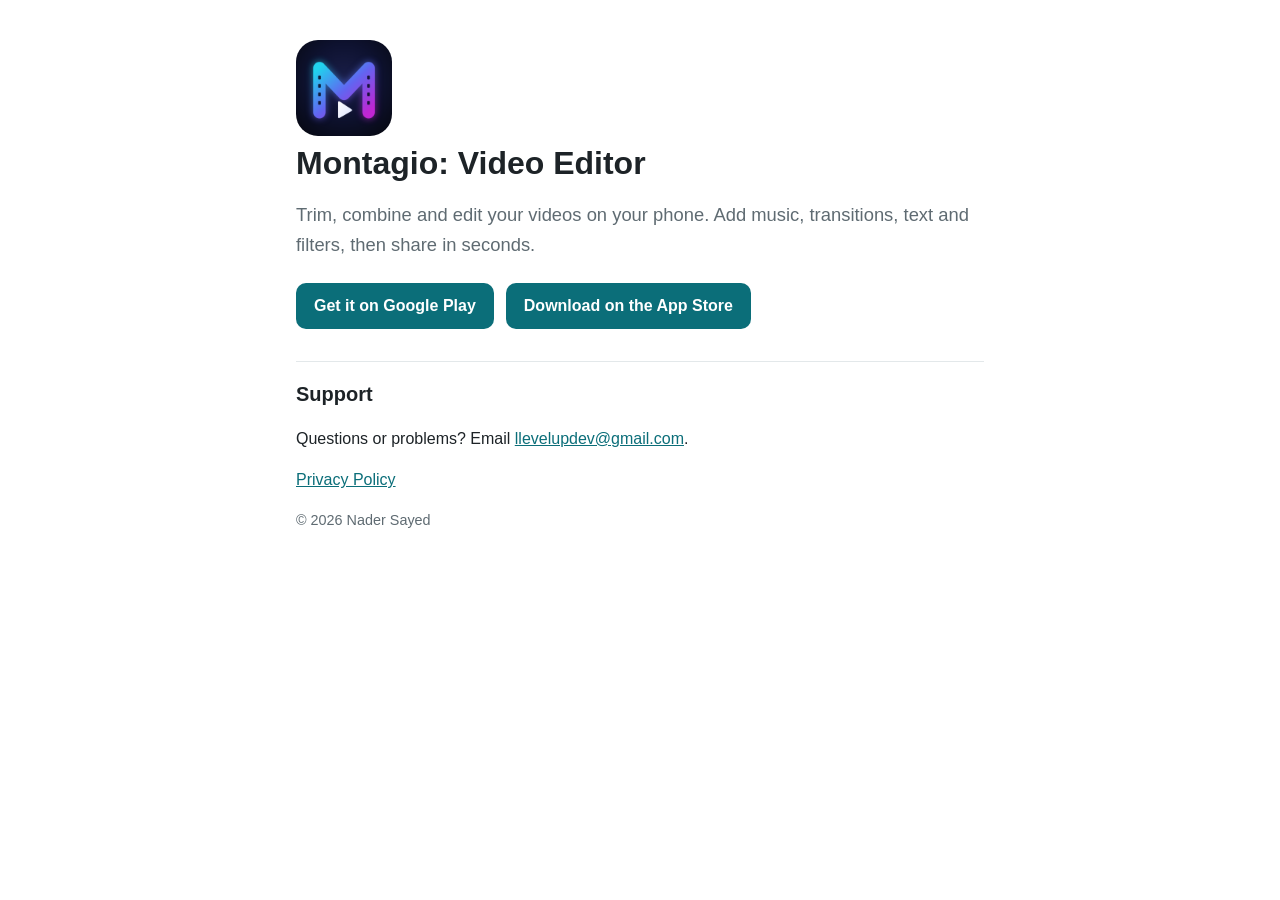
<file: gamma/index.html>
<!doctype html>
<html lang="en"><head><meta charset="utf-8">
<meta http-equiv="refresh" content="0; url=../montagio/./">
<link rel="canonical" href="https://nader1414518.github.io/montagio/./">
<title>Moved</title></head>
<body><p>This page has moved to <a href="../montagio/./">../montagio/./</a>.</p></body></html>
</file>
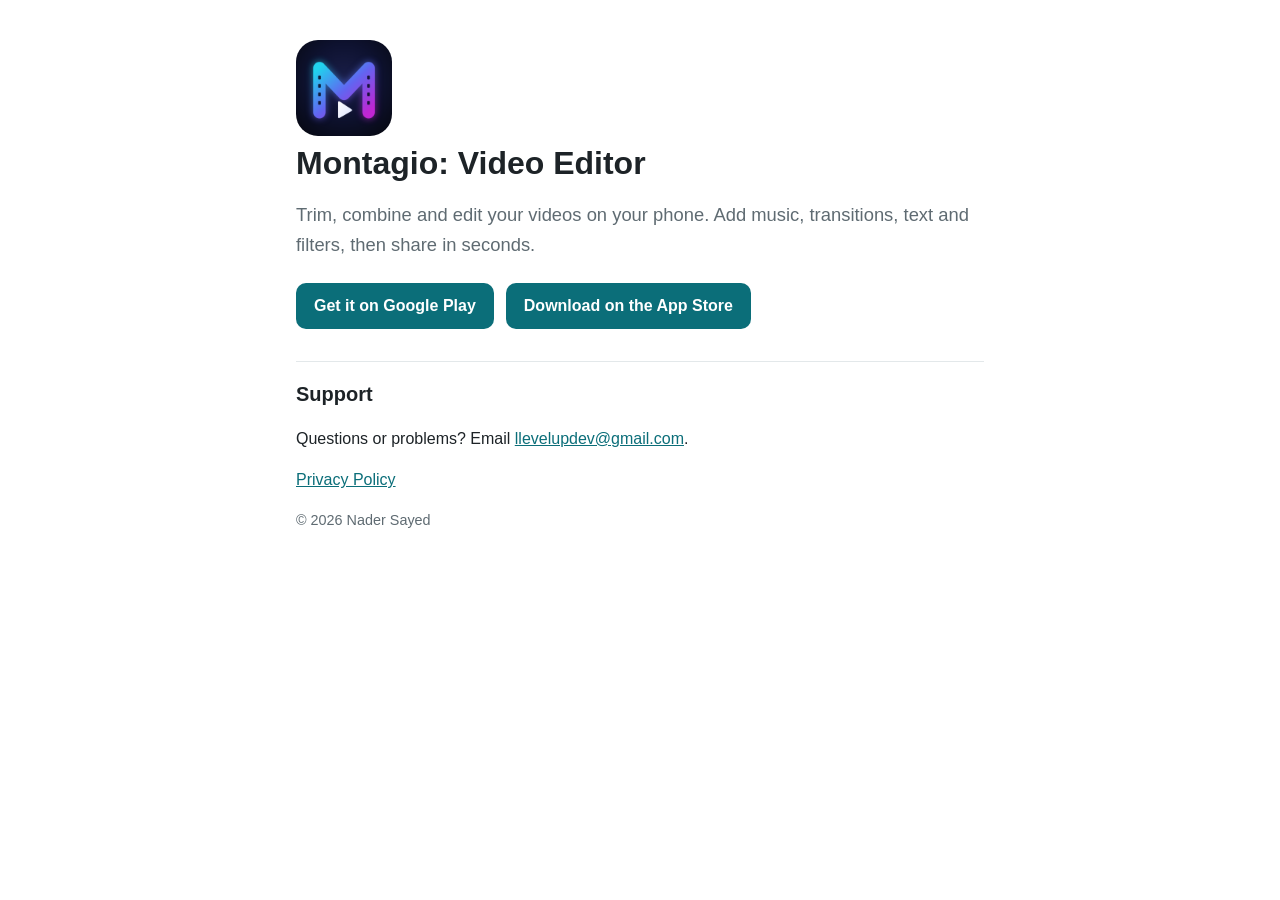
<file: montagio/index.html>
<!doctype html>
<html lang="en">
<head>
<meta charset="utf-8">
<meta name="viewport" content="width=device-width, initial-scale=1">
<title>Montagio: Video Editor</title>
<meta name="description" content="Montagio: Video Editor — trim, combine and edit videos on Android and iOS.">
<link rel="stylesheet" href="style.css">
<link rel="icon" href="icon.png">
</head>
<body>
<main>
<img src="icon.png" alt="" width="96" height="96" style="border-radius:22px">
<h1>Montagio: Video Editor</h1>
<p class="lead">Trim, combine and edit your videos on your phone. Add music, transitions, text and filters, then share in seconds.</p>
<p class="stores">
<a class="btn" href="https://play.google.com/store/apps/details?id=com.ec.gamma_video_editor">Get it on Google Play</a>
<a class="btn" href="https://apps.apple.com/app/id6759353593">Download on the App Store</a>
</p>
<h2>Support</h2>
<p>Questions or problems? Email <a href="mailto:llevelupdev@gmail.com">llevelupdev@gmail.com</a>.</p>
<p><a href="privacy.html">Privacy Policy</a></p>
<p class="meta">© 2026 Nader Sayed</p>
</main>
</body>
</html>
</file>
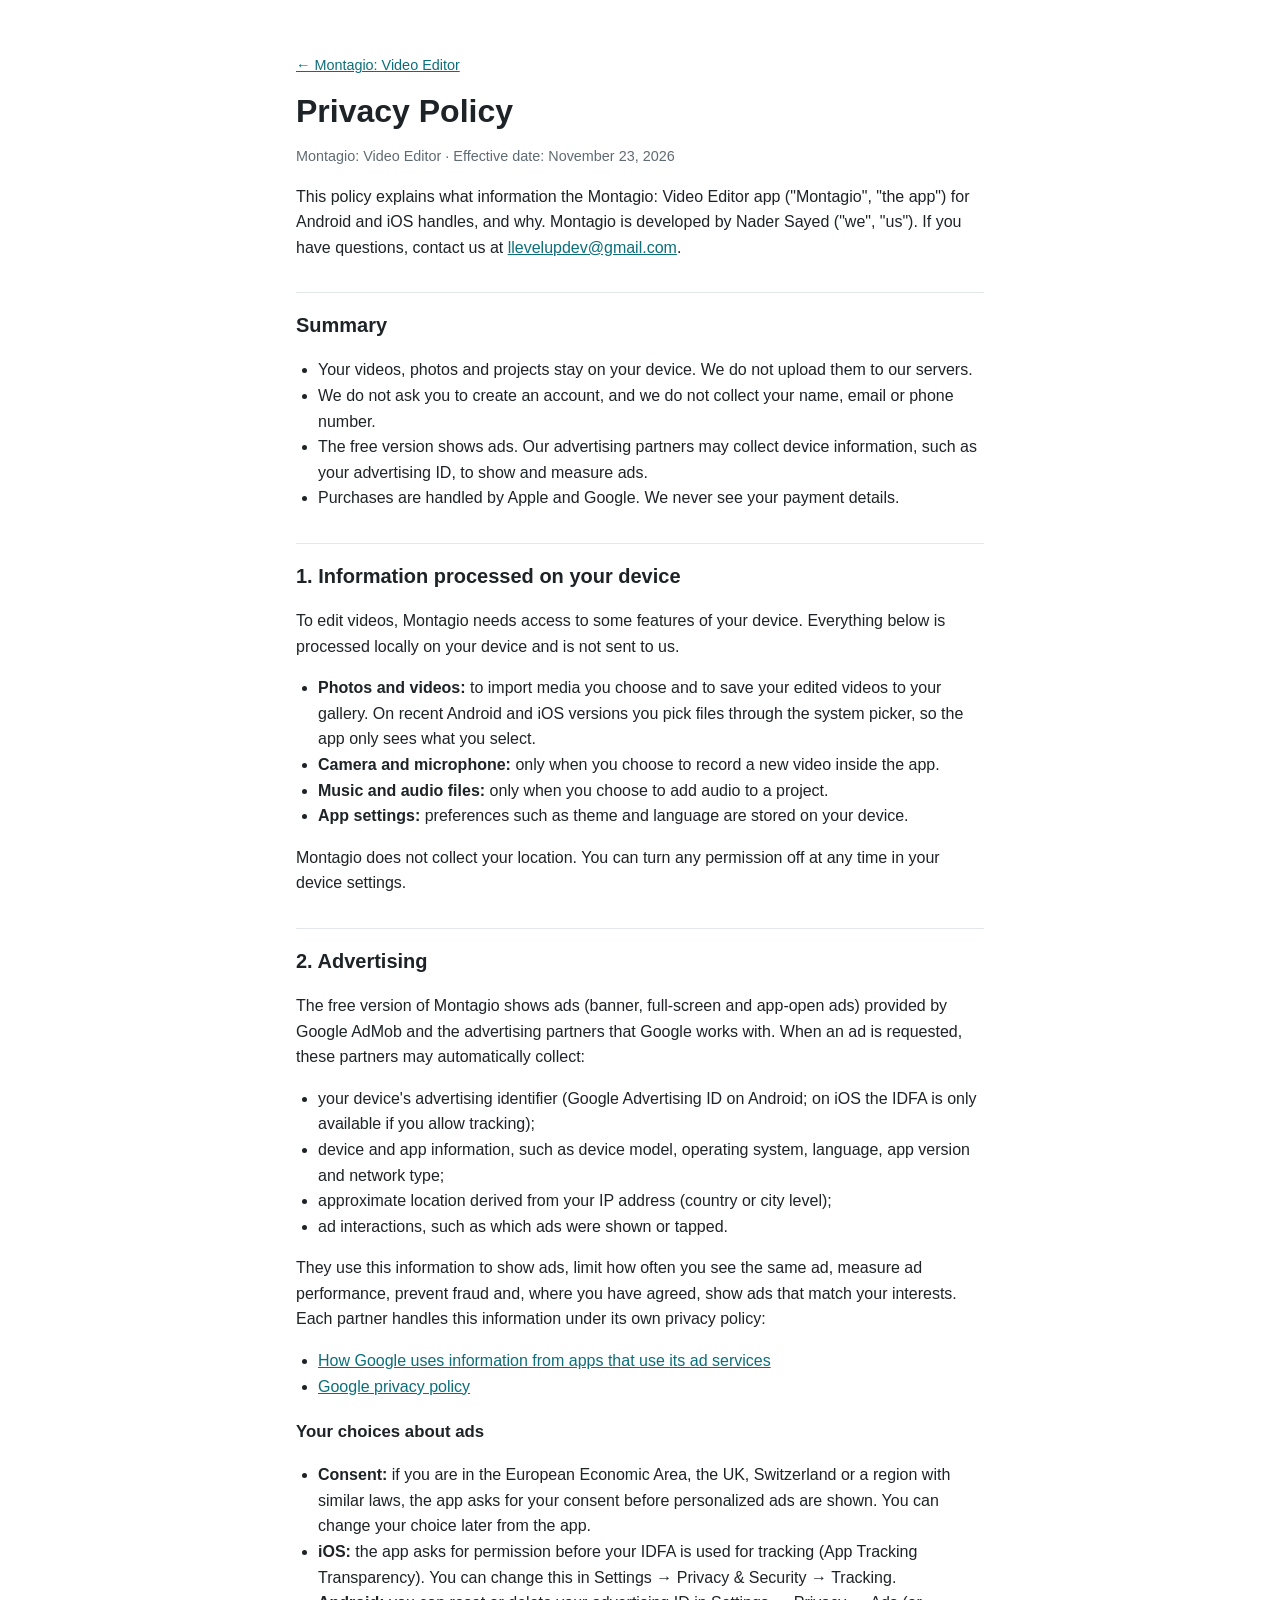
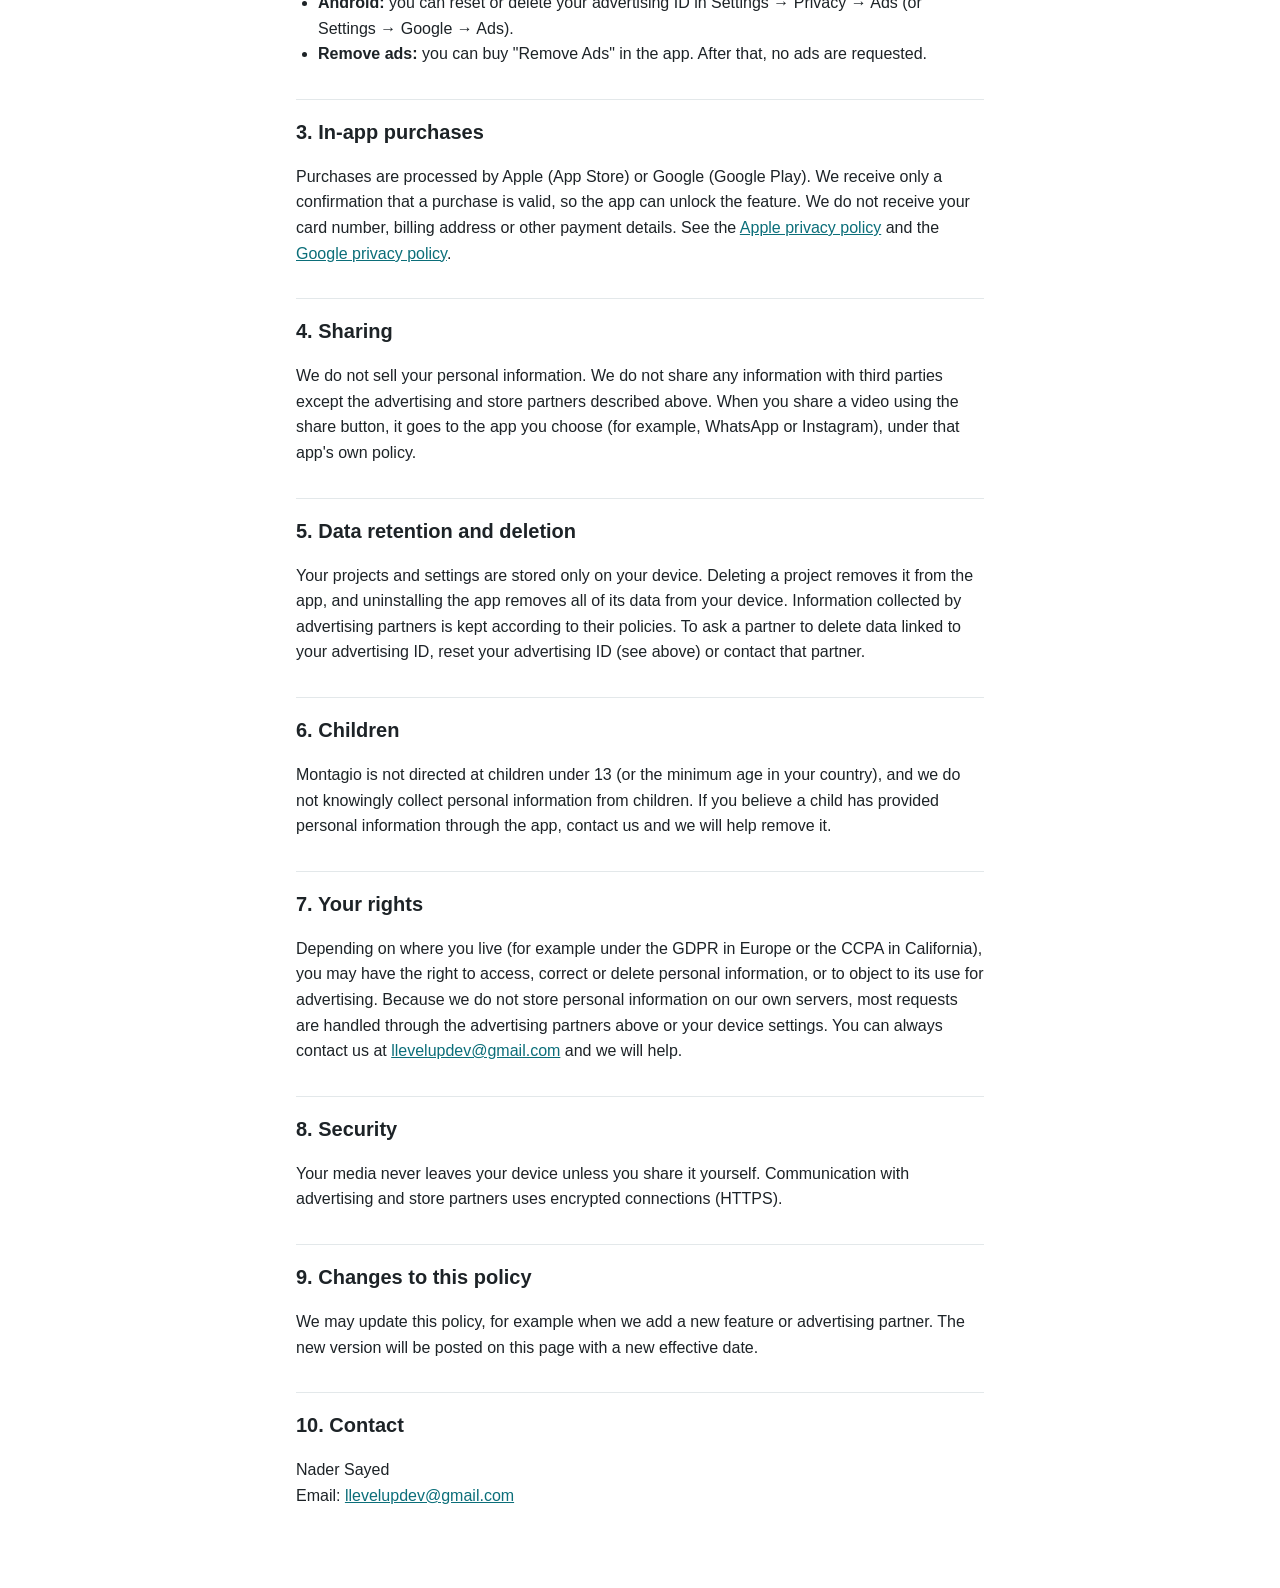
<file: gamma/privacy.html>
<!doctype html>
<html lang="en"><head><meta charset="utf-8">
<meta http-equiv="refresh" content="0; url=../montagio/privacy.html">
<link rel="canonical" href="https://nader1414518.github.io/montagio/privacy.html">
<title>Moved</title></head>
<body><p>This page has moved to <a href="../montagio/privacy.html">../montagio/privacy.html</a>.</p></body></html>
</file>
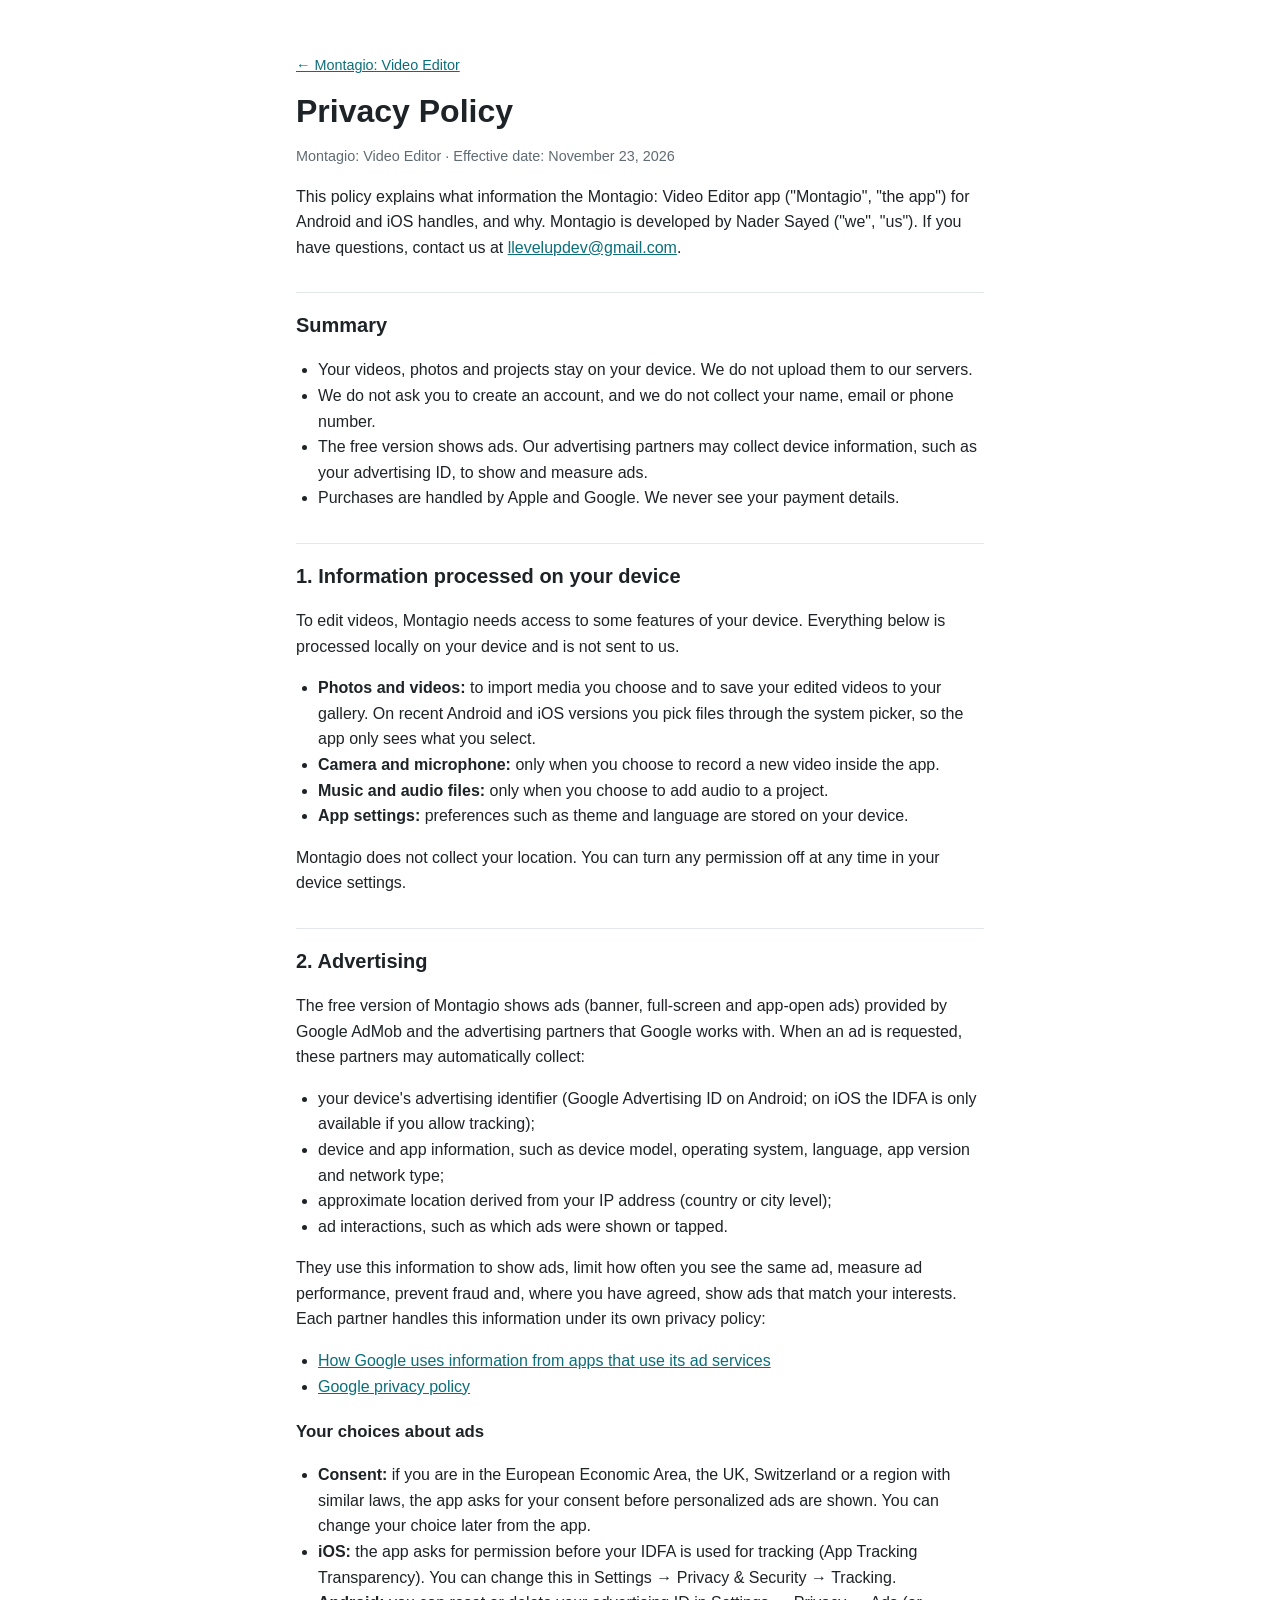
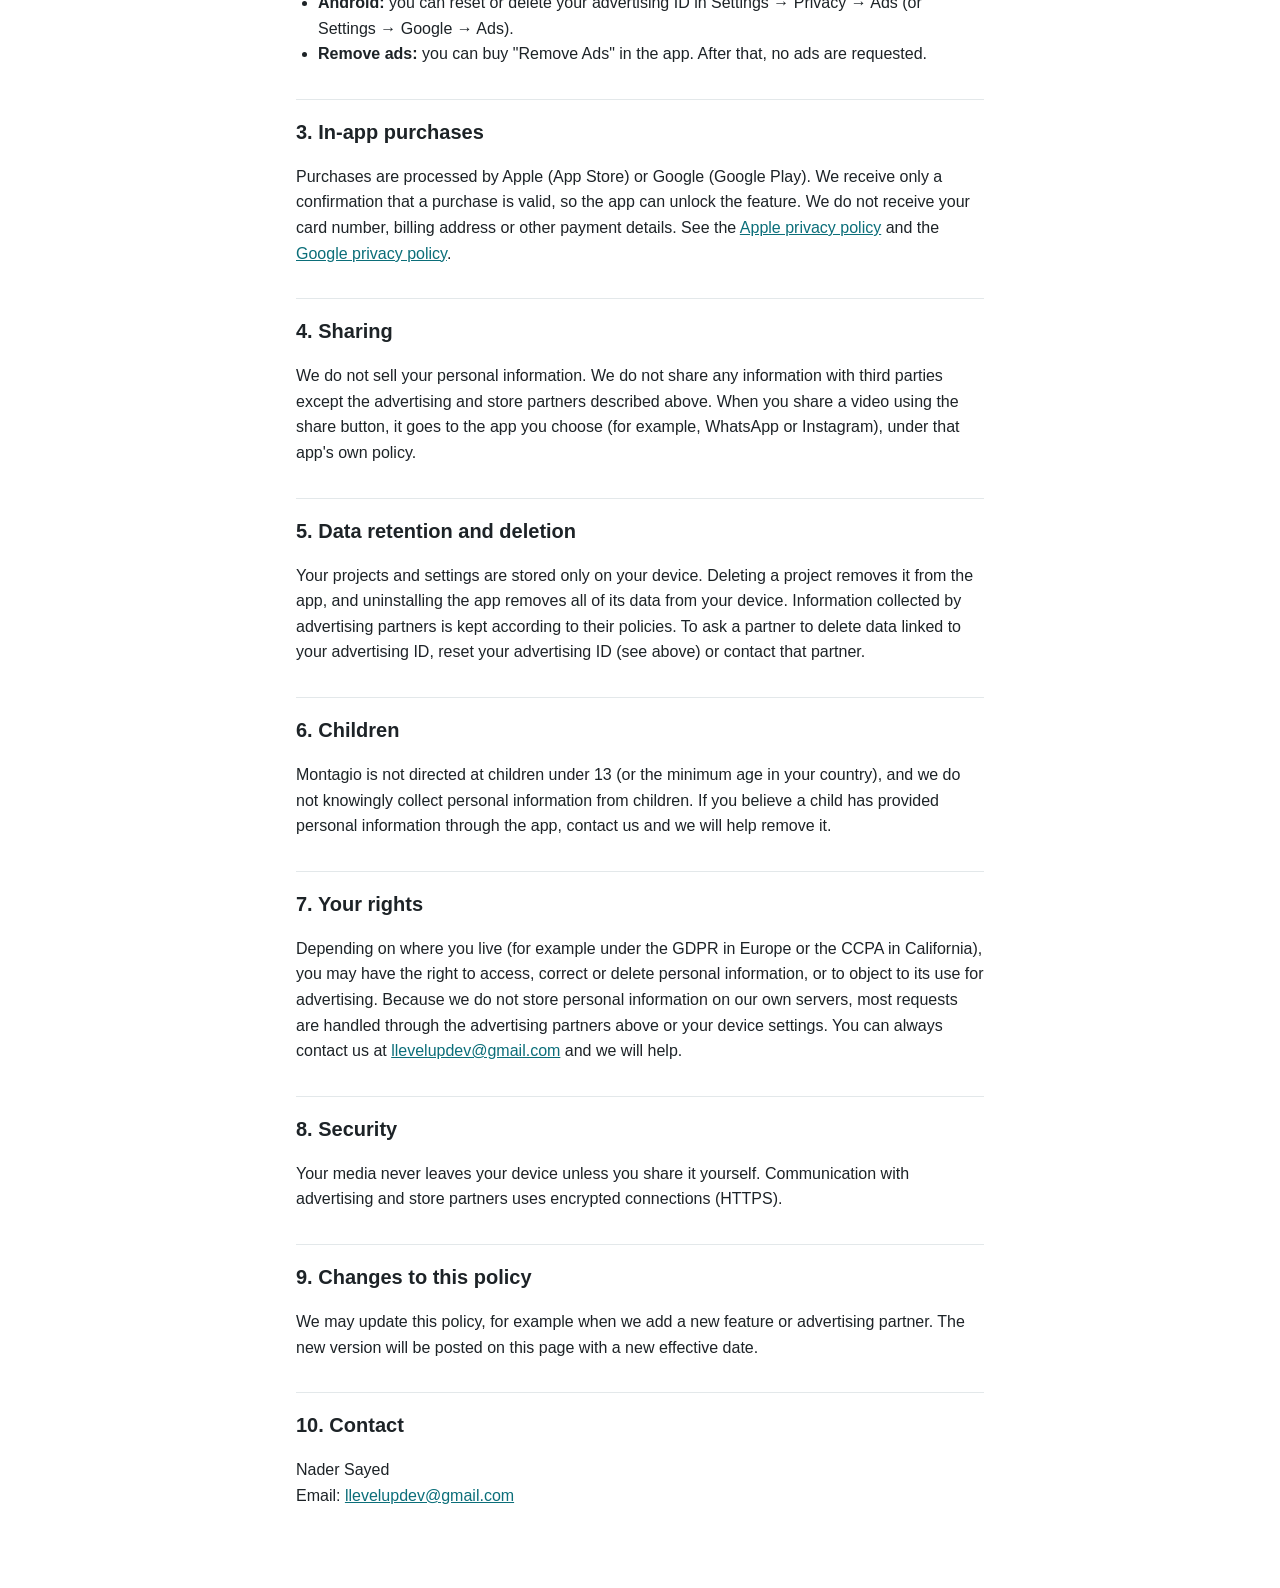
<file: montagio/privacy.html>
<!doctype html>
<html lang="en">
<head>
<meta charset="utf-8">
<meta name="viewport" content="width=device-width, initial-scale=1">
<title>Privacy Policy – Montagio: Video Editor</title>
<meta name="description" content="Privacy policy for the Montagio: Video Editor app for Android and iOS.">
<link rel="stylesheet" href="style.css">
<link rel="icon" href="icon.png">
</head>
<body>
<main>
<p class="back"><a href="./">← Montagio: Video Editor</a></p>
<h1>Privacy Policy</h1>
<p class="meta">Montagio: Video Editor · Effective date: November 23, 2026</p>

<p>This policy explains what information the Montagio: Video Editor app ("Montagio", "the app") for Android and iOS handles, and why. Montagio is developed by Nader Sayed ("we", "us"). If you have questions, contact us at <a href="mailto:llevelupdev@gmail.com">llevelupdev@gmail.com</a>.</p>

<h2>Summary</h2>
<ul>
<li>Your videos, photos and projects stay on your device. We do not upload them to our servers.</li>
<li>We do not ask you to create an account, and we do not collect your name, email or phone number.</li>
<li>The free version shows ads. Our advertising partners may collect device information, such as your advertising ID, to show and measure ads.</li>
<li>Purchases are handled by Apple and Google. We never see your payment details.</li>
</ul>

<h2>1. Information processed on your device</h2>
<p>To edit videos, Montagio needs access to some features of your device. Everything below is processed locally on your device and is not sent to us.</p>
<ul>
<li><strong>Photos and videos:</strong> to import media you choose and to save your edited videos to your gallery. On recent Android and iOS versions you pick files through the system picker, so the app only sees what you select.</li>
<li><strong>Camera and microphone:</strong> only when you choose to record a new video inside the app.</li>
<li><strong>Music and audio files:</strong> only when you choose to add audio to a project.</li>
<li><strong>App settings:</strong> preferences such as theme and language are stored on your device.</li>
</ul>
<p>Montagio does not collect your location. You can turn any permission off at any time in your device settings.</p>

<h2>2. Advertising</h2>
<p>The free version of Montagio shows ads (banner, full-screen and app-open ads) provided by Google AdMob and the advertising partners that Google works with. When an ad is requested, these partners may automatically collect:</p>
<ul>
<li>your device's advertising identifier (Google Advertising ID on Android; on iOS the IDFA is only available if you allow tracking);</li>
<li>device and app information, such as device model, operating system, language, app version and network type;</li>
<li>approximate location derived from your IP address (country or city level);</li>
<li>ad interactions, such as which ads were shown or tapped.</li>
</ul>
<p>They use this information to show ads, limit how often you see the same ad, measure ad performance, prevent fraud and, where you have agreed, show ads that match your interests. Each partner handles this information under its own privacy policy:</p>
<ul>
<li><a href="https://policies.google.com/technologies/ads">How Google uses information from apps that use its ad services</a></li>
<li><a href="https://policies.google.com/privacy">Google privacy policy</a></li>
</ul>

<h3>Your choices about ads</h3>
<ul>
<li><strong>Consent:</strong> if you are in the European Economic Area, the UK, Switzerland or a region with similar laws, the app asks for your consent before personalized ads are shown. You can change your choice later from the app.</li>
<li><strong>iOS:</strong> the app asks for permission before your IDFA is used for tracking (App Tracking Transparency). You can change this in Settings → Privacy &amp; Security → Tracking.</li>
<li><strong>Android:</strong> you can reset or delete your advertising ID in Settings → Privacy → Ads (or Settings → Google → Ads).</li>
<li><strong>Remove ads:</strong> you can buy "Remove Ads" in the app. After that, no ads are requested.</li>
</ul>

<h2>3. In-app purchases</h2>
<p>Purchases are processed by Apple (App Store) or Google (Google Play). We receive only a confirmation that a purchase is valid, so the app can unlock the feature. We do not receive your card number, billing address or other payment details. See the <a href="https://www.apple.com/legal/privacy/">Apple privacy policy</a> and the <a href="https://policies.google.com/privacy">Google privacy policy</a>.</p>

<h2>4. Sharing</h2>
<p>We do not sell your personal information. We do not share any information with third parties except the advertising and store partners described above. When you share a video using the share button, it goes to the app you choose (for example, WhatsApp or Instagram), under that app's own policy.</p>

<h2>5. Data retention and deletion</h2>
<p>Your projects and settings are stored only on your device. Deleting a project removes it from the app, and uninstalling the app removes all of its data from your device. Information collected by advertising partners is kept according to their policies. To ask a partner to delete data linked to your advertising ID, reset your advertising ID (see above) or contact that partner.</p>

<h2>6. Children</h2>
<p>Montagio is not directed at children under 13 (or the minimum age in your country), and we do not knowingly collect personal information from children. If you believe a child has provided personal information through the app, contact us and we will help remove it.</p>

<h2>7. Your rights</h2>
<p>Depending on where you live (for example under the GDPR in Europe or the CCPA in California), you may have the right to access, correct or delete personal information, or to object to its use for advertising. Because we do not store personal information on our own servers, most requests are handled through the advertising partners above or your device settings. You can always contact us at <a href="mailto:llevelupdev@gmail.com">llevelupdev@gmail.com</a> and we will help.</p>

<h2>8. Security</h2>
<p>Your media never leaves your device unless you share it yourself. Communication with advertising and store partners uses encrypted connections (HTTPS).</p>

<h2>9. Changes to this policy</h2>
<p>We may update this policy, for example when we add a new feature or advertising partner. The new version will be posted on this page with a new effective date.</p>

<h2>10. Contact</h2>
<p>Nader Sayed<br>Email: <a href="mailto:llevelupdev@gmail.com">llevelupdev@gmail.com</a></p>
</main>
</body>
</html>
</file>
<file: montagio/style.css>
:root { --bg: #ffffff; --fg: #1d2327; --muted: #5f6b72; --accent: #0b6e79; --line: #e3e8ea; }
@media (prefers-color-scheme: dark) {
  :root { --bg: #0e1316; --fg: #e6ecee; --muted: #9aa7ad; --accent: #7fd3dc; --line: #243035; }
}
* { box-sizing: border-box; }
body { margin: 0; background: var(--bg); color: var(--fg);
  font: 16px/1.6 -apple-system, BlinkMacSystemFont, "Segoe UI", Roboto, sans-serif; }
main { max-width: 720px; margin: 0 auto; padding: 40px 16px 64px; }
h1 { font-size: 2rem; line-height: 1.2; margin: 0 0 8px; }
h2 { font-size: 1.25rem; margin: 32px 0 8px; padding-top: 16px; border-top: 1px solid var(--line); }
h3 { font-size: 1.05rem; margin: 20px 0 6px; }
a { color: var(--accent); }
.meta, .back { color: var(--muted); font-size: .9rem; }
.lead { font-size: 1.15rem; color: var(--muted); }
.stores { display: flex; flex-wrap: wrap; gap: 12px; margin: 24px 0; }
.btn { display: inline-block; padding: 10px 18px; border-radius: 10px; background: var(--accent);
  color: var(--bg); text-decoration: none; font-weight: 600; }
ul { padding-left: 22px; }
</file>
